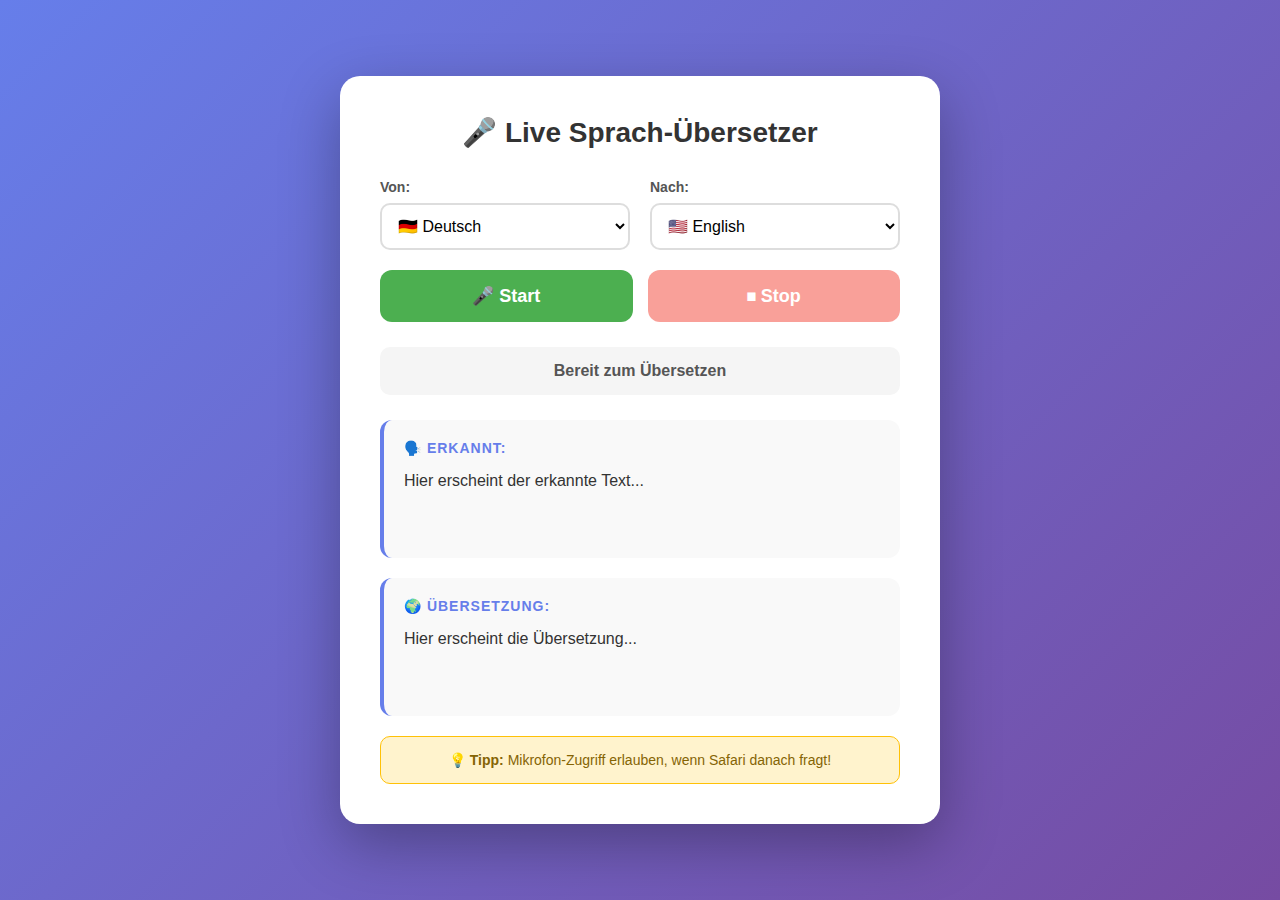
<file: index.html>
<!DOCTYPE html>
<html lang="de">
<head>
    <meta charset="UTF-8">
    <meta name="viewport" content="width=device-width, initial-scale=1.0">
    <title>Live Sprach-Übersetzer</title>
    <link rel="stylesheet" href="style.css">
    <link rel="icon" type="image/png" href="trans.png">
    <link rel="apple-touch-icon" href="trans.png">
</head>
<body>
    <div class="container">
        <h1>🎤 Live Sprach-Übersetzer</h1>

        <div class="language-selector">
            <div class="selector-group">
                <label>Von:</label>
                <select id="sourceLanguage">
                    <option value="de-DE">🇩🇪 Deutsch</option>
                    <option value="en-US">🇺🇸 English</option>
                    <option value="es-ES">🇪🇸 Español</option>
                    <option value="fr-FR">🇫🇷 Français</option>
                    <option value="it-IT">🇮🇹 Italiano</option>
                    <option value="sv-SE">🇸🇪 Svenska</option>
                    <option value="nb-NO">🇳🇴 Norsk</option>
                    <option value="pl-PL">🇵🇱 Polski</option>
                </select>
            </div>

            <div class="selector-group">
                <label>Nach:</label>
                <select id="targetLanguage">
                    <option value="de">🇩🇪 Deutsch</option>
                    <option value="en" selected>🇺🇸 English</option>
                    <option value="es">🇪🇸 Español</option>
                    <option value="fr">🇫🇷 Français</option>
                    <option value="it">🇮🇹 Italiano</option>
                    <option value="sv">🇸🇪 Svenska</option>
                    <option value="no">🇳🇴 Norsk</option>
                    <option value="pl">🇵🇱 Polski</option>
                </select>
            </div>
        </div>

        <div class="controls">
            <button id="startBtn" class="btn btn-start">🎤 Start</button>
            <button id="stopBtn" class="btn btn-stop" disabled>⏹ Stop</button>
        </div>

        <div class="status" id="status">Bereit zum Übersetzen</div>

        <div class="output-container">
            <div class="output-box">
                <h3>🗣️ Erkannt:</h3>
                <div id="recognized" class="text-output">Hier erscheint der erkannte Text...</div>
            </div>

            <div class="output-box">
                <h3>🌍 Übersetzung:</h3>
                <div id="translated" class="text-output">Hier erscheint die Übersetzung...</div>
            </div>
        </div>

        <div class="info">
            <p>💡 <strong>Tipp:</strong> Mikrofon-Zugriff erlauben, wenn Safari danach fragt!</p>
        </div>
    </div>

    <script src="app.js"></script>
</body>
</html>
</file>
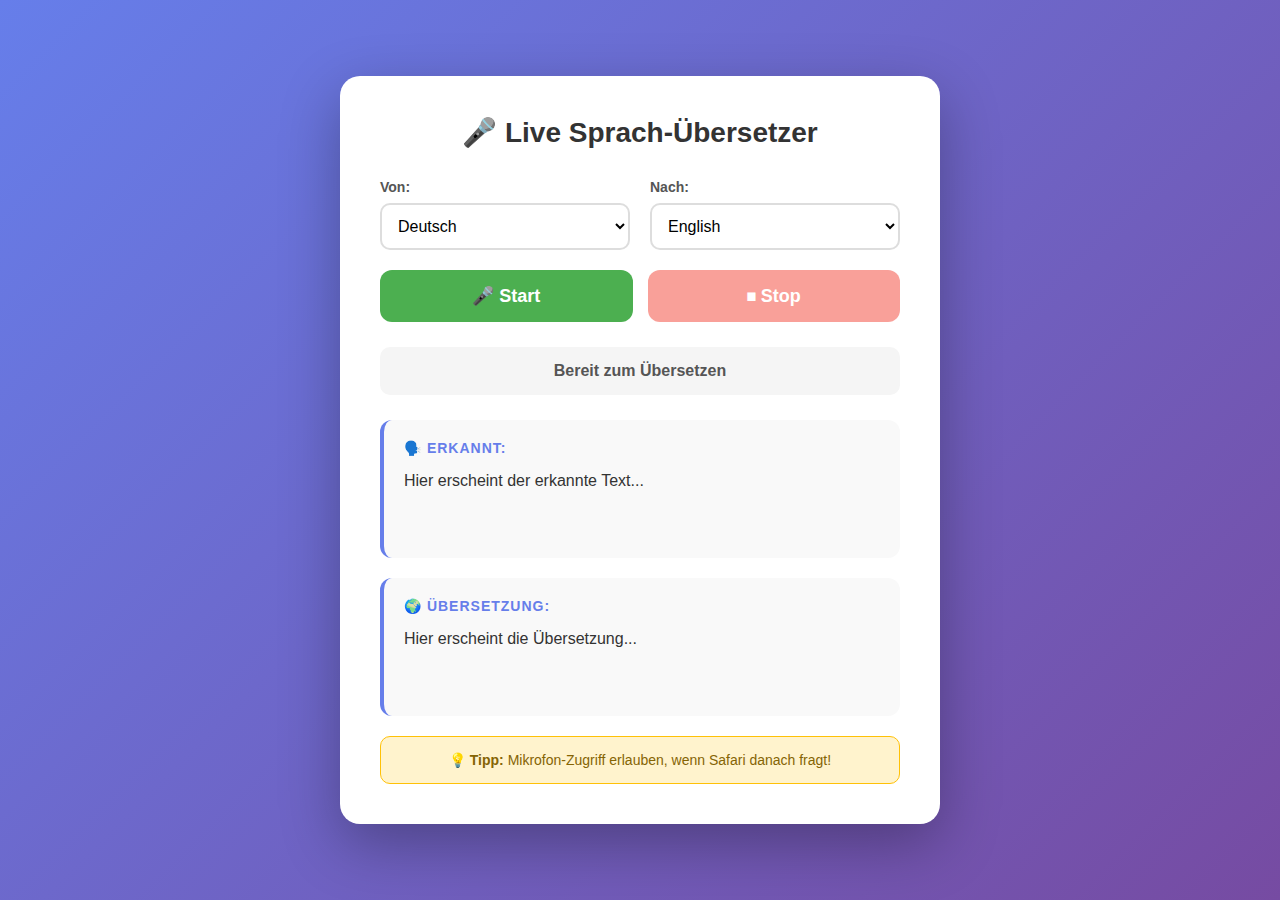
<file: 7db5fde5-index.html>
<!DOCTYPE html>
<html lang="de">
<head>
    <meta charset="UTF-8">
    <meta name="viewport" content="width=device-width, initial-scale=1.0">
    <title>Live Sprach-Übersetzer</title>
    <link rel="stylesheet" href="style.css">
</head>
<body>
    <div class="container">
        <h1>🎤 Live Sprach-Übersetzer</h1>

        <div class="language-selector">
            <div class="selector-group">
                <label>Von:</label>
                <select id="sourceLanguage">
                    <option value="de-DE">Deutsch</option>
                    <option value="en-US">English</option>
                    <option value="es-ES">Español</option>
                    <option value="fr-FR">Français</option>
                    <option value="it-IT">Italiano</option>
                    <option value="tr-TR">Türkçe</option>
                    <option value="ar-SA">العربية</option>
                </select>
            </div>

            <div class="selector-group">
                <label>Nach:</label>
                <select id="targetLanguage">
                    <option value="en">English</option>
                    <option value="de">Deutsch</option>
                    <option value="es">Español</option>
                    <option value="fr">Français</option>
                    <option value="it">Italiano</option>
                    <option value="tr">Türkçe</option>
                    <option value="ar">العربية</option>
                </select>
            </div>
        </div>

        <div class="controls">
            <button id="startBtn" class="btn btn-start">🎤 Start</button>
            <button id="stopBtn" class="btn btn-stop" disabled>⏹ Stop</button>
        </div>

        <div class="status" id="status">Bereit zum Übersetzen</div>

        <div class="output-container">
            <div class="output-box">
                <h3>🗣️ Erkannt:</h3>
                <div id="recognized" class="text-output">Hier erscheint der erkannte Text...</div>
            </div>

            <div class="output-box">
                <h3>🌍 Übersetzung:</h3>
                <div id="translated" class="text-output">Hier erscheint die Übersetzung...</div>
            </div>
        </div>

        <div class="info">
            <p>💡 <strong>Tipp:</strong> Mikrofon-Zugriff erlauben, wenn Safari danach fragt!</p>
        </div>
    </div>

    <script src="app.js"></script>
</body>
</html>
</file>
<file: style.css>
* {
    margin: 0;
    padding: 0;
    box-sizing: border-box;
}

body {
    font-family: -apple-system, BlinkMacSystemFont, 'Segoe UI', Roboto, Oxygen, Ubuntu, Cantarell, sans-serif;
    background: linear-gradient(135deg, #667eea 0%, #764ba2 100%);
    min-height: 100vh;
    display: flex;
    justify-content: center;
    align-items: center;
    padding: 20px;
}

.container {
    background: white;
    border-radius: 20px;
    box-shadow: 0 20px 60px rgba(0, 0, 0, 0.3);
    padding: 40px;
    max-width: 600px;
    width: 100%;
}

h1 {
    text-align: center;
    color: #333;
    margin-bottom: 30px;
    font-size: 28px;
}

.language-selector {
    display: grid;
    grid-template-columns: 1fr 1fr;
    gap: 20px;
    margin-bottom: 20px;
}

.selector-group {
    display: flex;
    flex-direction: column;
}

.selector-group label {
    font-weight: 600;
    color: #555;
    margin-bottom: 8px;
    font-size: 14px;
}

select {
    padding: 12px;
    border: 2px solid #ddd;
    border-radius: 10px;
    font-size: 16px;
    background: white;
    cursor: pointer;
    transition: border-color 0.3s;
}

select:focus {
    outline: none;
    border-color: #667eea;
}

/* Sprachausgabe Toggle */
.speech-toggle {
    background: #f0f4ff;
    border: 2px solid #667eea;
    border-radius: 12px;
    padding: 15px;
    margin-bottom: 20px;
}

.toggle-label {
    display: flex;
    align-items: center;
    cursor: pointer;
    user-select: none;
}

.toggle-label input[type="checkbox"] {
    display: none;
}

.toggle-slider {
    position: relative;
    width: 50px;
    height: 26px;
    background: #ccc;
    border-radius: 26px;
    transition: 0.3s;
    margin-right: 12px;
}

.toggle-slider::before {
    content: '';
    position: absolute;
    width: 20px;
    height: 20px;
    background: white;
    border-radius: 50%;
    top: 3px;
    left: 3px;
    transition: 0.3s;
}

.toggle-label input:checked + .toggle-slider {
    background: #4CAF50;
}

.toggle-label input:checked + .toggle-slider::before {
    transform: translateX(24px);
}

.toggle-text {
    font-weight: 600;
    color: #667eea;
    font-size: 16px;
}

.controls {
    display: flex;
    gap: 15px;
    margin-bottom: 25px;
}

.btn {
    flex: 1;
    padding: 15px 30px;
    font-size: 18px;
    font-weight: 600;
    border: none;
    border-radius: 12px;
    cursor: pointer;
    transition: all 0.3s ease;
}

.btn-start {
    background: #4CAF50;
    color: white;
}

.btn-start:hover:not(:disabled) {
    background: #45a049;
    transform: translateY(-2px);
    box-shadow: 0 5px 15px rgba(76, 175, 80, 0.4);
}

.btn-stop {
    background: #f44336;
    color: white;
}

.btn-stop:hover:not(:disabled) {
    background: #da190b;
    transform: translateY(-2px);
    box-shadow: 0 5px 15px rgba(244, 67, 54, 0.4);
}

.btn:disabled {
    opacity: 0.5;
    cursor: not-allowed;
}

.status {
    text-align: center;
    padding: 15px;
    background: #f5f5f5;
    border-radius: 10px;
    font-weight: 600;
    margin-bottom: 25px;
    color: #555;
}

.status.listening {
    background: #e8f5e9;
    color: #2e7d32;
}

.output-container {
    display: flex;
    flex-direction: column;
    gap: 20px;
    margin-bottom: 20px;
}

.output-box {
    background: #f9f9f9;
    padding: 20px;
    border-radius: 12px;
    border-left: 4px solid #667eea;
    position: relative;
}

.output-box h3 {
    color: #667eea;
    font-size: 14px;
    margin-bottom: 12px;
    text-transform: uppercase;
    letter-spacing: 1px;
}

.text-output {
    min-height: 60px;
    color: #333;
    line-height: 1.6;
    font-size: 16px;
    margin-bottom: 10px;
}

.btn-repeat {
    padding: 8px 16px;
    background: #667eea;
    color: white;
    border: none;
    border-radius: 8px;
    font-size: 14px;
    font-weight: 600;
    cursor: pointer;
    transition: all 0.3s;
}

.btn-repeat:hover {
    background: #5568d3;
    transform: translateY(-1px);
}

.info {
    background: #fff3cd;
    border: 1px solid #ffc107;
    border-radius: 10px;
    padding: 15px;
    text-align: center;
}

.info p {
    color: #856404;
    margin: 0;
    font-size: 14px;
}

/* Mobile Responsive */
@media (max-width: 600px) {
    .container {
        padding: 25px;
    }

    h1 {
        font-size: 24px;
    }

    .language-selector {
        grid-template-columns: 1fr;
    }

    .controls {
        flex-direction: column;
    }

    .btn {
        width: 100%;
    }

    .toggle-text {
        font-size: 14px;
    }
}
</file>
